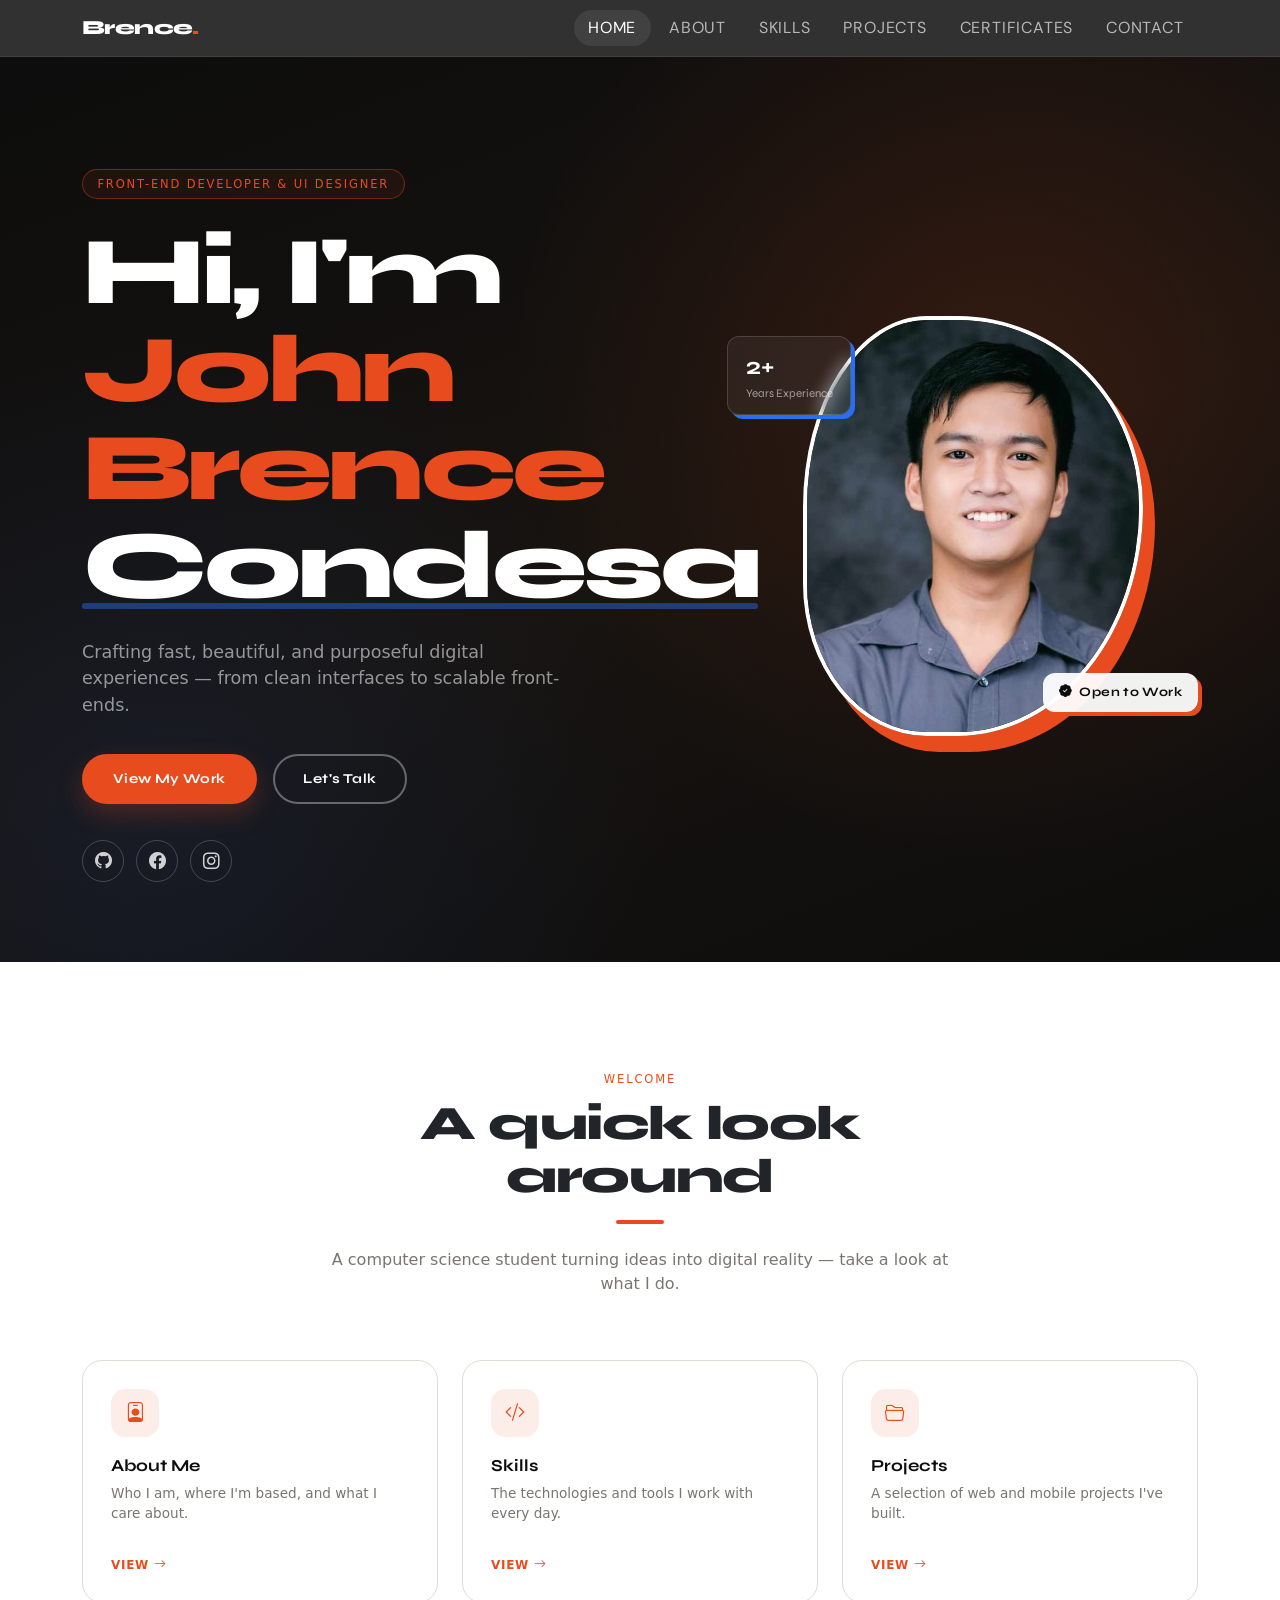
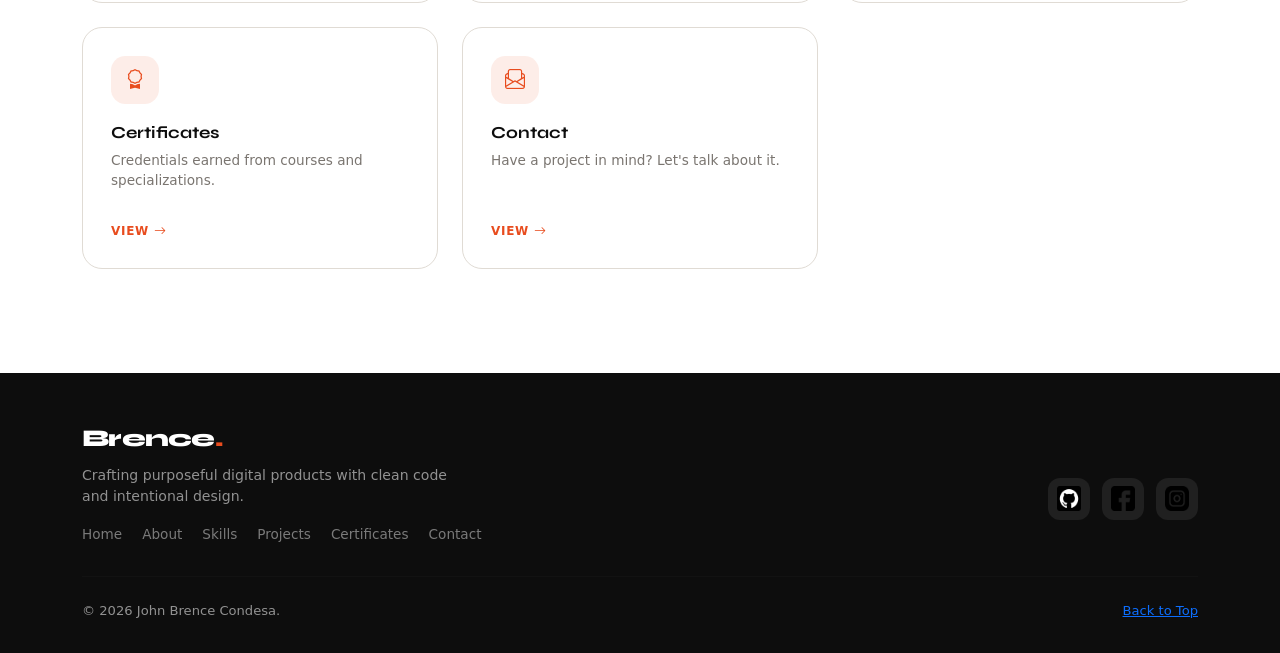
<file: index.html>
<!DOCTYPE html>
<html lang="en">
<head>
  <meta charset="UTF-8" />
  <meta name="viewport" content="width=device-width, initial-scale=1.0"/>
  <title>John Brence Condesa — Portfolio</title>
  <link rel="icon" href="data:image/svg+xml,%3Csvg xmlns='http://www.w3.org/2000/svg' viewBox='0 0 64 64'%3E%3Crect width='64' height='64' rx='14' fill='%230d0d0d'/%3E%3Ccircle cx='32' cy='32' r='16' fill='%23e84c1e'/%3E%3C/svg%3E"/>
  <link rel="stylesheet" href="style.css">
  <link href="https://cdn.jsdelivr.net/npm/bootstrap@5.3.2/dist/css/bootstrap.min.css" rel="stylesheet"/>
  <link href="https://fonts.googleapis.com/css2?family=Syne:wght@400;600;700;800&family=DM+Sans:ital,wght@0,300;0,400;0,500;1,300&display=swap" rel="stylesheet"/>
  <link href="https://cdn.jsdelivr.net/npm/bootstrap-icons@1.11.3/font/bootstrap-icons.css" rel="stylesheet"/>
</head>
<body>

<!-- FADE-IN SPLASH (Home only) -->
<div id="splash" aria-hidden="true">
  <div class="splash-brand">Brence<span>.</span></div>
</div>

<!-- NAVBAR -->
<nav class="navbar navbar-expand-lg">
  <div class="container">
    <a class="navbar-brand" href="index.html">Brence<span>.</span></a>
    <button class="navbar-toggler" type="button" data-bs-toggle="collapse" data-bs-target="#navMenu" aria-label="Toggle navigation">
      <span class="navbar-toggler-icon"></span>
    </button>
    <div class="collapse navbar-collapse justify-content-end" id="navMenu">
      <ul class="navbar-nav gap-1">
        <li class="nav-item"><a class="nav-link active" href="index.html">Home</a></li>
        <li class="nav-item"><a class="nav-link" href="about.html">About</a></li>
        <li class="nav-item"><a class="nav-link" href="skills.html">Skills</a></li>
        <li class="nav-item"><a class="nav-link" href="projects.html">Projects</a></li>
        <li class="nav-item"><a class="nav-link" href="certificates.html">Certificates</a></li>
        <li class="nav-item"><a class="nav-link" href="contact.html">Contact</a></li>
      </ul>
    </div>
  </div>
</nav>

<!-- HERO -->
<section id="home">
  <div class="container position-relative">
    <div class="row align-items-center gy-5">
      <div class="col-lg-7 order-2 order-lg-1">
        <span class="hero-eyebrow">Front-End Developer &amp; UI Designer</span>
        <h1 class="hero-title">
          Hi, I'm<br>
          <span class="accent-text">John Brence</span> <span class="underline-word">Condesa</span>
        </h1>
        <p class="hero-sub">Crafting fast, beautiful, and purposeful digital experiences — from clean interfaces to scalable front-ends.</p>
        <div class="hero-cta">
          <a href="projects.html" class="btn-ink">View My Work</a>
          <a href="contact.html" class="btn-ghost">Let's Talk</a>
        </div>
        <div class="hero-socials">
          <a href="https://github.com/Bitr3e" class="hero-social" target="_blank" aria-label="GitHub"><i class="bi bi-github"></i></a>
          <a href="https://www.facebook.com/share/1CRNe2NVKn/" class="hero-social" target="_blank" aria-label="Facebook"><i class="bi bi-facebook"></i></a>
          <a href="https://www.instagram.com/brnc3r.cons?igsh=b2NleWF5ZXlheWh2" class="hero-social" target="_blank" aria-label="Instagram"><i class="bi bi-instagram"></i></a>
        </div>
      </div>
      <div class="col-lg-5 order-1 order-lg-2">
        <div class="hero-image-wrap">
          <div class="hero-stats">
            <strong>2+</strong>
            Years Experience
          </div>
          <img
            src="images/profile.jpg"
            alt="John Brence Condesa"
            class="hero-avatar"
          />
          <div class="hero-badge">
            <i class="bi bi-patch-check-fill me-1"></i> Open to Work
          </div>
        </div>
      </div>
    </div>
  </div>
</section>

<!-- EXPLORE -->
<section class="home-explore">
  <div class="container">
    <div class="row justify-content-center mb-5 reveal">
      <div class="col-lg-7 text-center">
        <span class="section-tag">Welcome</span>
        <h2 class="section-title mt-2">A quick look around</h2>
        <div class="section-divider mx-auto"></div>
        <p class="section-sub">A computer science student turning ideas into digital reality — take a look at what I do.</p>
      </div>
    </div>
    <div class="row g-4">
      <div class="col-md-6 col-xl-4 reveal">
        <a href="about.html" class="link-card">
          <span class="link-card-icon"><i class="bi bi-person-badge"></i></span>
          <div class="link-card-title">About Me</div>
          <p class="link-card-desc">Who I am, where I'm based, and what I care about.</p>
          <span class="link-card-go">View <i class="bi bi-arrow-right"></i></span>
        </a>
      </div>
      <div class="col-md-6 col-xl-4 reveal">
        <a href="skills.html" class="link-card">
          <span class="link-card-icon"><i class="bi bi-code-slash"></i></span>
          <div class="link-card-title">Skills</div>
          <p class="link-card-desc">The technologies and tools I work with every day.</p>
          <span class="link-card-go">View <i class="bi bi-arrow-right"></i></span>
        </a>
      </div>
      <div class="col-md-6 col-xl-4 reveal">
        <a href="projects.html" class="link-card">
          <span class="link-card-icon"><i class="bi bi-folder2-open"></i></span>
          <div class="link-card-title">Projects</div>
          <p class="link-card-desc">A selection of web and mobile projects I've built.</p>
          <span class="link-card-go">View <i class="bi bi-arrow-right"></i></span>
        </a>
      </div>
      <div class="col-md-6 col-xl-4 reveal">
        <a href="certificates.html" class="link-card">
          <span class="link-card-icon"><i class="bi bi-award"></i></span>
          <div class="link-card-title">Certificates</div>
          <p class="link-card-desc">Credentials earned from courses and specializations.</p>
          <span class="link-card-go">View <i class="bi bi-arrow-right"></i></span>
        </a>
      </div>
      <div class="col-md-6 col-xl-4 reveal">
        <a href="contact.html" class="link-card">
          <span class="link-card-icon"><i class="bi bi-envelope-paper"></i></span>
          <div class="link-card-title">Contact</div>
          <p class="link-card-desc">Have a project in mind? Let's talk about it.</p>
          <span class="link-card-go">View <i class="bi bi-arrow-right"></i></span>
        </a>
      </div>
    </div>
  </div>
</section>

<!-- FOOTER -->
<footer>
  <div class="container">
    <div class="row align-items-center">
      <div class="col-lg-6">
        <div class="footer-brand">Brence<span>.</span></div>
        <p class="footer-about">
          Crafting purposeful digital products with clean code and intentional design.
        </p>
        <nav class="footer-nav">
          <a href="index.html">Home</a>
          <a href="about.html">About</a>
          <a href="skills.html">Skills</a>
          <a href="projects.html">Projects</a>
          <a href="certificates.html">Certificates</a>
          <a href="contact.html">Contact</a>
        </nav>
      </div>
      <div class="col-lg-6 text-lg-end mt-4 mt-lg-0">
        <div class="social-links justify-content-lg-end">
          <a href="https://github.com/Bitr3e" class="social-btn" target="_blank" aria-label="GitHub"><img src="images/github.png" alt="GitHub"></a>
          <a href="https://www.facebook.com/share/1CRNe2NVKn/" class="social-btn" target="_blank" aria-label="Facebook"><img src="images/facebook.png" alt="Facebook"></a>
          <a href="https://www.instagram.com/brnc3r.cons?igsh=b2NleWF5ZXlheWh2" class="social-btn" target="_blank" aria-label="Instagram"><img src="images/instagram.png" alt="Instagram"></a>
        </div>
      </div>
    </div>
    <hr class="footer-divider"/>
    <div class="row align-items-center">
      <div class="col-md-6 footer-copy">
        &copy; 2026 John Brence Condesa.
      </div>
      <div class="col-md-6 text-md-end footer-copy mt-2 mt-md-0">
        <a href="#" onclick="window.scrollTo({top:0,behavior:'smooth'});return false;">Back to Top</a>
      </div>
    </div>
  </div>
</footer>

<script src="https://cdn.jsdelivr.net/npm/bootstrap@5.3.2/dist/js/bootstrap.bundle.min.js"></script>
<script>
  // Splash screen
  window.addEventListener('DOMContentLoaded', () => {
    setTimeout(() => {
      const splash = document.getElementById('splash');
      splash.classList.add('splash-hide');
      setTimeout(() => { splash.remove(); }, 600);
    }, 800);
  });

  // Scroll Reveal
  const reveals = document.querySelectorAll('.reveal');
  const observer = new IntersectionObserver((entries) => {
    entries.forEach((entry, i) => {
      if (entry.isIntersecting) {
        setTimeout(() => entry.target.classList.add('visible'), Math.min(i * 80, 400));
        observer.unobserve(entry.target);
      }
    });
  }, { threshold: 0.1 });
  reveals.forEach(el => observer.observe(el));
</script>
</body>
</html>
</file>
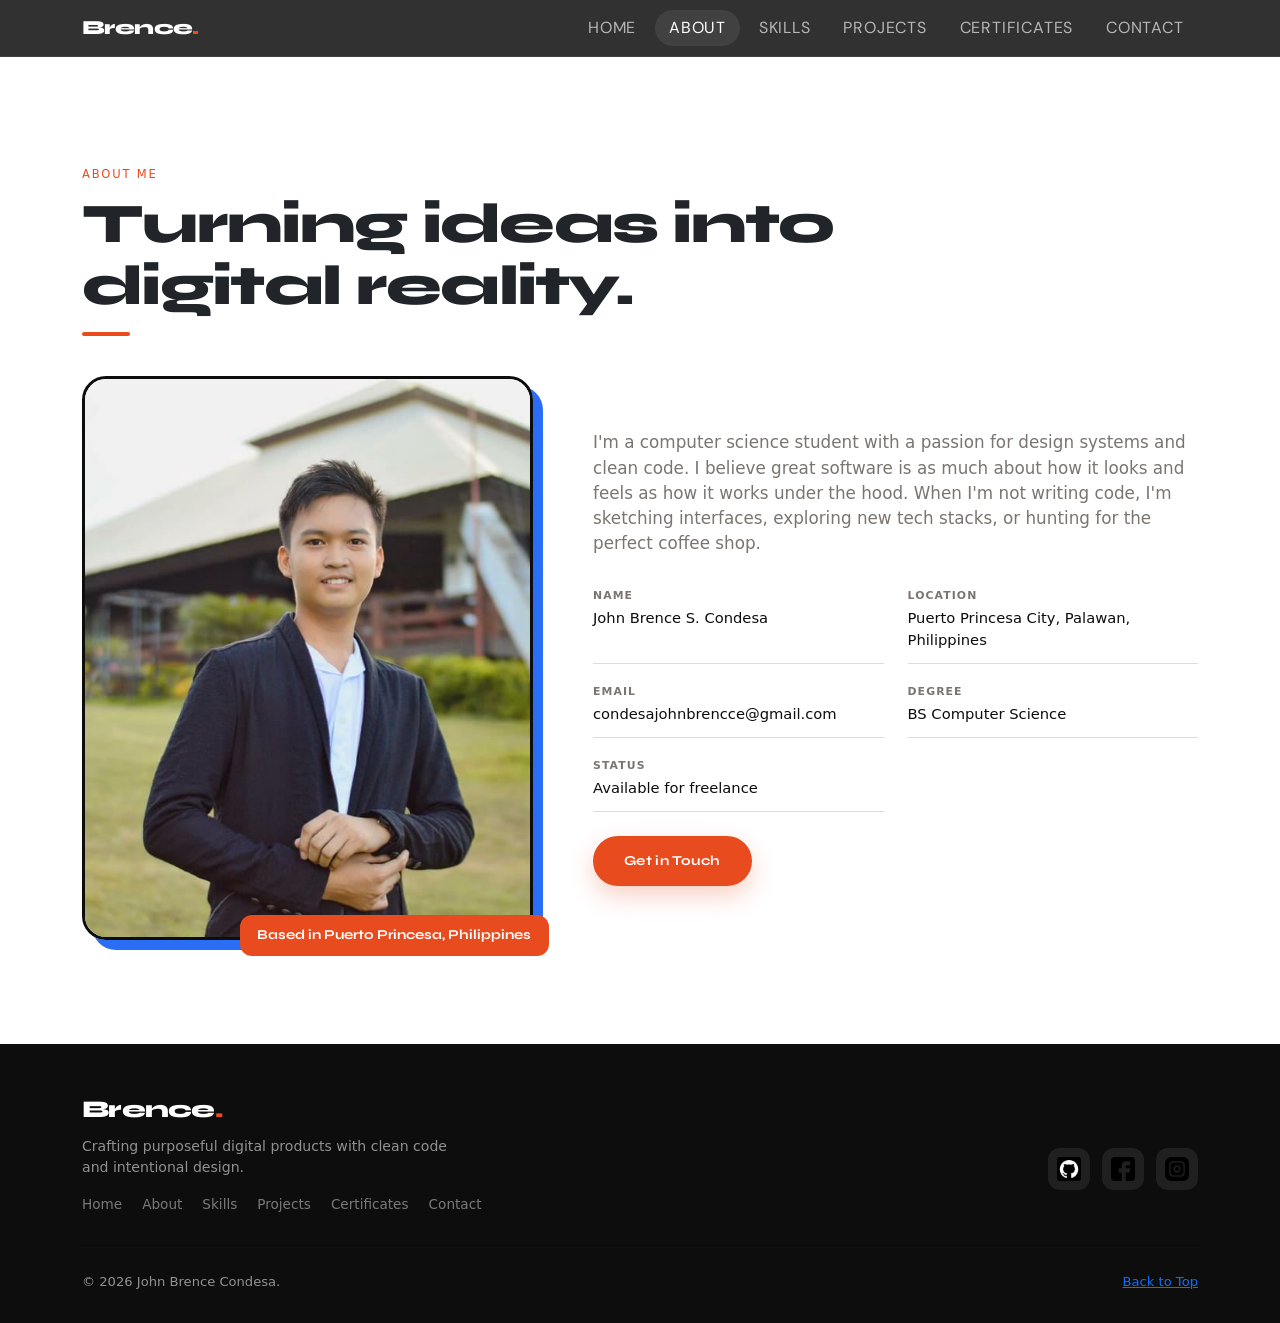
<file: about.html>
<!DOCTYPE html>
<html lang="en">
<head>
  <meta charset="UTF-8" />
  <meta name="viewport" content="width=device-width, initial-scale=1.0"/>
  <title>About — John Brence Condesa</title>
  <link rel="icon" href="data:image/svg+xml,%3Csvg xmlns='http://www.w3.org/2000/svg' viewBox='0 0 64 64'%3E%3Crect width='64' height='64' rx='14' fill='%230d0d0d'/%3E%3Ccircle cx='32' cy='32' r='16' fill='%23e84c1e'/%3E%3C/svg%3E"/>
  <link rel="stylesheet" href="style.css">
  <link href="https://cdn.jsdelivr.net/npm/bootstrap@5.3.2/dist/css/bootstrap.min.css" rel="stylesheet"/>
  <link href="https://fonts.googleapis.com/css2?family=Syne:wght@400;600;700;800&family=DM+Sans:ital,wght@0,300;0,400;0,500;1,300&display=swap" rel="stylesheet"/>
  <link href="https://cdn.jsdelivr.net/npm/bootstrap-icons@1.11.3/font/bootstrap-icons.css" rel="stylesheet"/>
</head>
<body>

<!-- NAVBAR -->
<nav class="navbar navbar-expand-lg">
  <div class="container">
    <a class="navbar-brand" href="index.html">Brence<span>.</span></a>
    <button class="navbar-toggler" type="button" data-bs-toggle="collapse" data-bs-target="#navMenu" aria-label="Toggle navigation">
      <span class="navbar-toggler-icon"></span>
    </button>
    <div class="collapse navbar-collapse justify-content-end" id="navMenu">
      <ul class="navbar-nav gap-1">
        <li class="nav-item"><a class="nav-link" href="index.html">Home</a></li>
        <li class="nav-item"><a class="nav-link active" href="about.html">About</a></li>
        <li class="nav-item"><a class="nav-link" href="skills.html">Skills</a></li>
        <li class="nav-item"><a class="nav-link" href="projects.html">Projects</a></li>
        <li class="nav-item"><a class="nav-link" href="certificates.html">Certificates</a></li>
        <li class="nav-item"><a class="nav-link" href="contact.html">Contact</a></li>
      </ul>
    </div>
  </div>
</nav>

<!-- ABOUT -->
<section id="about">
  <div class="container">
    <div class="page-head reveal">
      <span class="section-tag">About Me</span>
      <h1 class="page-title mt-2">Turning ideas into<br>digital reality.</h1>
      <div class="section-divider"></div>
    </div>
    <div class="row align-items-center gy-5">
      <div class="col-lg-5 reveal">
        <div class="about-img-wrap">
          <img
            src="images/p4.jpg"
            alt="About Brence"
            class="about-img"
          />
          <div class="about-chip">Based in Puerto Princesa, Philippines</div>
        </div>
      </div>
      <div class="col-lg-7 ps-lg-5 reveal">
        <p class="about-text mb-4">
          I'm a computer science student with a passion for design systems and clean code. I believe great software is as much about how it looks and feels as how it works under the hood. When I'm not writing code, I'm sketching interfaces, exploring new tech stacks, or hunting for the perfect coffee shop.
        </p>
        <ul class="info-list mb-4">
          <li><span>Name</span><span>John Brence S. Condesa</span></li>
          <li><span>Location</span><span>Puerto Princesa City, Palawan, Philippines</span></li>
          <li><span>Email</span><span>condesajohnbrencce@gmail.com</span></li>
          <li><span>Degree</span><span>BS Computer Science</span></li>
          <li><span>Status</span><span class="status-on">Available for freelance</span></li>
        </ul>
        <div class="hero-cta">
          <a href="contact.html" class="btn-ink">Get in Touch</a>
          <a href="skills.html" class="btn-ghost">My Skills</a>
        </div>
      </div>
    </div>
  </div>
</section>

<!-- FOOTER -->
<footer>
  <div class="container">
    <div class="row align-items-center">
      <div class="col-lg-6">
        <div class="footer-brand">Brence<span>.</span></div>
        <p class="footer-about">
          Crafting purposeful digital products with clean code and intentional design.
        </p>
        <nav class="footer-nav">
          <a href="index.html">Home</a>
          <a href="about.html">About</a>
          <a href="skills.html">Skills</a>
          <a href="projects.html">Projects</a>
          <a href="certificates.html">Certificates</a>
          <a href="contact.html">Contact</a>
        </nav>
      </div>
      <div class="col-lg-6 text-lg-end mt-4 mt-lg-0">
        <div class="social-links justify-content-lg-end">
          <a href="https://github.com/Bitr3e" class="social-btn" target="_blank" aria-label="GitHub"><img src="images/github.png" alt="GitHub"></a>
          <a href="https://www.facebook.com/share/1CRNe2NVKn/" class="social-btn" target="_blank" aria-label="Facebook"><img src="images/facebook.png" alt="Facebook"></a>
          <a href="https://www.instagram.com/brnc3r.cons?igsh=b2NleWF5ZXlheWh2" class="social-btn" target="_blank" aria-label="Instagram"><img src="images/instagram.png" alt="Instagram"></a>
        </div>
      </div>
    </div>
    <hr class="footer-divider"/>
    <div class="row align-items-center">
      <div class="col-md-6 footer-copy">
        &copy; 2026 John Brence Condesa.
      </div>
      <div class="col-md-6 text-md-end footer-copy mt-2 mt-md-0">
        <a href="#" onclick="window.scrollTo({top:0,behavior:'smooth'});return false;">Back to Top</a>
      </div>
    </div>
  </div>
</footer>

<script src="https://cdn.jsdelivr.net/npm/bootstrap@5.3.2/dist/js/bootstrap.bundle.min.js"></script>
<script>
  // Scroll Reveal
  const reveals = document.querySelectorAll('.reveal');
  const observer = new IntersectionObserver((entries) => {
    entries.forEach((entry, i) => {
      if (entry.isIntersecting) {
        setTimeout(() => entry.target.classList.add('visible'), Math.min(i * 80, 400));
        observer.unobserve(entry.target);
      }
    });
  }, { threshold: 0.1 });
  reveals.forEach(el => observer.observe(el));
</script>
</body>
</html>
</file>
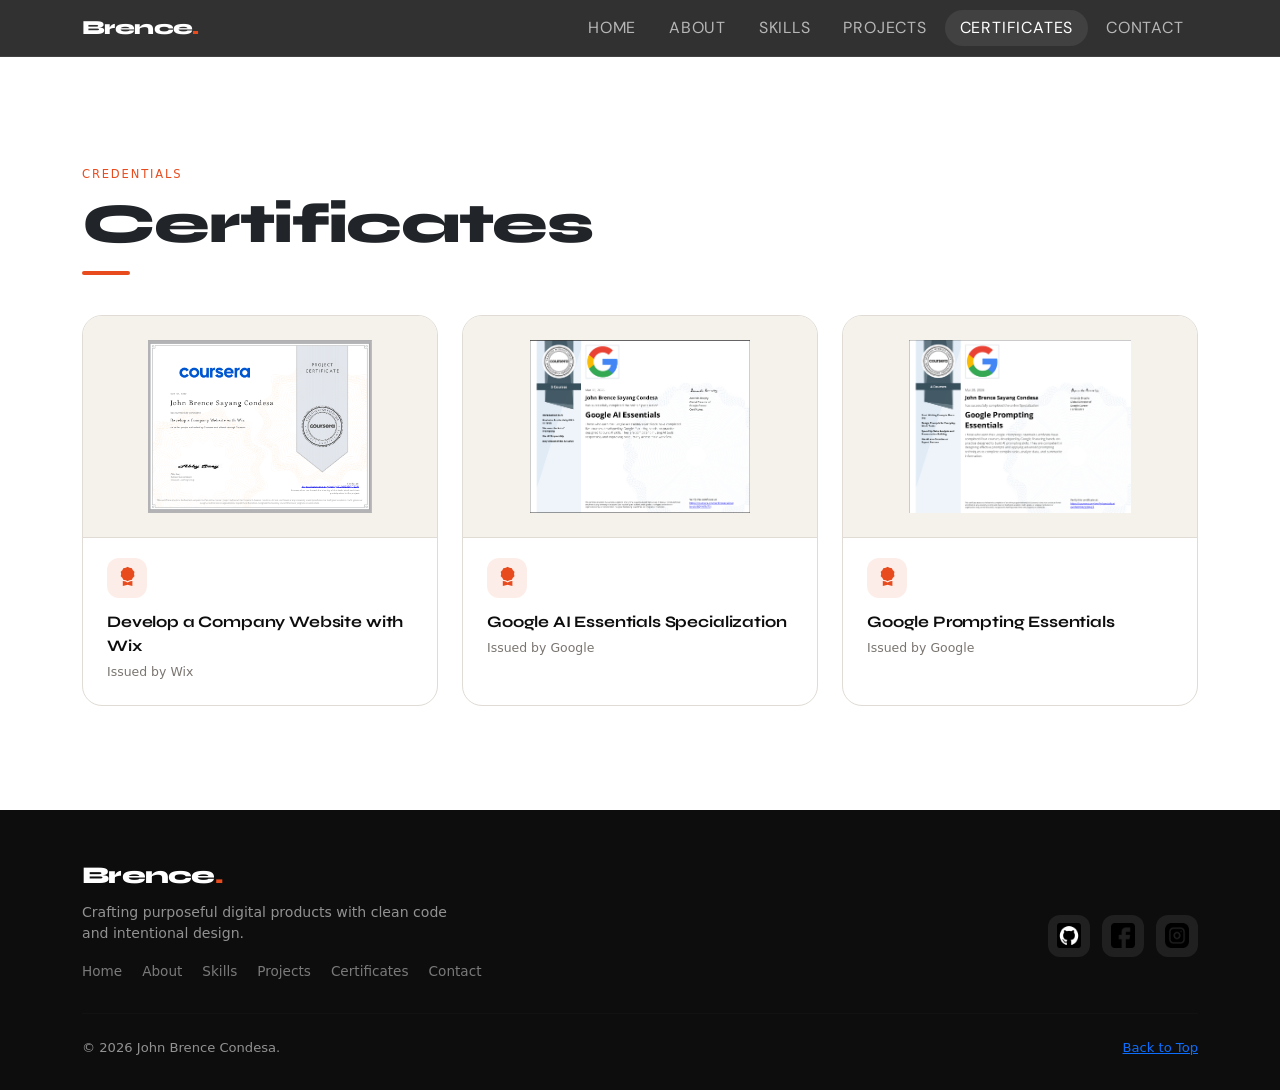
<file: certificates.html>
<!DOCTYPE html>
<html lang="en">
<head>
  <meta charset="UTF-8" />
  <meta name="viewport" content="width=device-width, initial-scale=1.0"/>
  <title>Certificates — John Brence Condesa</title>
  <link rel="icon" href="data:image/svg+xml,%3Csvg xmlns='http://www.w3.org/2000/svg' viewBox='0 0 64 64'%3E%3Crect width='64' height='64' rx='14' fill='%230d0d0d'/%3E%3Ccircle cx='32' cy='32' r='16' fill='%23e84c1e'/%3E%3C/svg%3E"/>
  <link rel="stylesheet" href="style.css">
  <link href="https://cdn.jsdelivr.net/npm/bootstrap@5.3.2/dist/css/bootstrap.min.css" rel="stylesheet"/>
  <link href="https://fonts.googleapis.com/css2?family=Syne:wght@400;600;700;800&family=DM+Sans:ital,wght@0,300;0,400;0,500;1,300&display=swap" rel="stylesheet"/>
  <link href="https://cdn.jsdelivr.net/npm/bootstrap-icons@1.11.3/font/bootstrap-icons.css" rel="stylesheet"/>
</head>
<body>

<!-- NAVBAR -->
<nav class="navbar navbar-expand-lg">
  <div class="container">
    <a class="navbar-brand" href="index.html">Brence<span>.</span></a>
    <button class="navbar-toggler" type="button" data-bs-toggle="collapse" data-bs-target="#navMenu" aria-label="Toggle navigation">
      <span class="navbar-toggler-icon"></span>
    </button>
    <div class="collapse navbar-collapse justify-content-end" id="navMenu">
      <ul class="navbar-nav gap-1">
        <li class="nav-item"><a class="nav-link" href="index.html">Home</a></li>
        <li class="nav-item"><a class="nav-link" href="about.html">About</a></li>
        <li class="nav-item"><a class="nav-link" href="skills.html">Skills</a></li>
        <li class="nav-item"><a class="nav-link" href="projects.html">Projects</a></li>
        <li class="nav-item"><a class="nav-link active" href="certificates.html">Certificates</a></li>
        <li class="nav-item"><a class="nav-link" href="contact.html">Contact</a></li>
      </ul>
    </div>
  </div>
</nav>

<!-- CERTIFICATES -->
<section id="certificates">
  <div class="container">
    <div class="page-head reveal">
      <span class="section-tag">Credentials</span>
      <h1 class="page-title mt-2">Certificates</h1>
      <div class="section-divider"></div>
    </div>
    <div class="row g-4">
      <div class="col-md-6 col-xl-4 reveal">
        <div class="cert-card">
          <div class="cert-thumb"><img src="images/c1.png" alt="Develop a Company Website with Wix"></div>
          <div class="cert-body">
            <span class="cert-award"><i class="bi bi-award-fill"></i></span>
            <div class="cert-title">Develop a Company Website with Wix</div>
            <div class="cert-meta">Issued by Wix</div>
          </div>
        </div>
      </div>
      <div class="col-md-6 col-xl-4 reveal">
        <div class="cert-card">
          <div class="cert-thumb"><img src="images/c2.png" alt="Google AI Essentials"></div>
          <div class="cert-body">
            <span class="cert-award"><i class="bi bi-award-fill"></i></span>
            <div class="cert-title">Google AI Essentials Specialization</div>
            <div class="cert-meta">Issued by Google</div>
          </div>
        </div>
      </div>
      <div class="col-md-6 col-xl-4 reveal">
        <div class="cert-card">
          <div class="cert-thumb"><img src="images/c3.png" alt="Google Prompting Essentials"></div>
          <div class="cert-body">
            <span class="cert-award"><i class="bi bi-award-fill"></i></span>
            <div class="cert-title">Google Prompting Essentials</div>
            <div class="cert-meta">Issued by Google</div>
          </div>
        </div>
      </div>
    </div>
  </div>
</section>

<!-- FOOTER -->
<footer>
  <div class="container">
    <div class="row align-items-center">
      <div class="col-lg-6">
        <div class="footer-brand">Brence<span>.</span></div>
        <p class="footer-about">
          Crafting purposeful digital products with clean code and intentional design.
        </p>
        <nav class="footer-nav">
          <a href="index.html">Home</a>
          <a href="about.html">About</a>
          <a href="skills.html">Skills</a>
          <a href="projects.html">Projects</a>
          <a href="certificates.html">Certificates</a>
          <a href="contact.html">Contact</a>
        </nav>
      </div>
      <div class="col-lg-6 text-lg-end mt-4 mt-lg-0">
        <div class="social-links justify-content-lg-end">
          <a href="https://github.com/Bitr3e" class="social-btn" target="_blank" aria-label="GitHub"><img src="images/github.png" alt="GitHub"></a>
          <a href="https://www.facebook.com/share/1CRNe2NVKn/" class="social-btn" target="_blank" aria-label="Facebook"><img src="images/facebook.png" alt="Facebook"></a>
          <a href="https://www.instagram.com/brnc3r.cons?igsh=b2NleWF5ZXlheWh2" class="social-btn" target="_blank" aria-label="Instagram"><img src="images/instagram.png" alt="Instagram"></a>
        </div>
      </div>
    </div>
    <hr class="footer-divider"/>
    <div class="row align-items-center">
      <div class="col-md-6 footer-copy">
        &copy; 2026 John Brence Condesa.
      </div>
      <div class="col-md-6 text-md-end footer-copy mt-2 mt-md-0">
        <a href="#" onclick="window.scrollTo({top:0,behavior:'smooth'});return false;">Back to Top</a>
      </div>
    </div>
  </div>
</footer>

<script src="https://cdn.jsdelivr.net/npm/bootstrap@5.3.2/dist/js/bootstrap.bundle.min.js"></script>
<script>
  // Scroll Reveal
  const reveals = document.querySelectorAll('.reveal');
  const observer = new IntersectionObserver((entries) => {
    entries.forEach((entry, i) => {
      if (entry.isIntersecting) {
        setTimeout(() => entry.target.classList.add('visible'), Math.min(i * 80, 400));
        observer.unobserve(entry.target);
      }
    });
  }, { threshold: 0.1 });
  reveals.forEach(el => observer.observe(el));
</script>
</body>
</html>
</file>
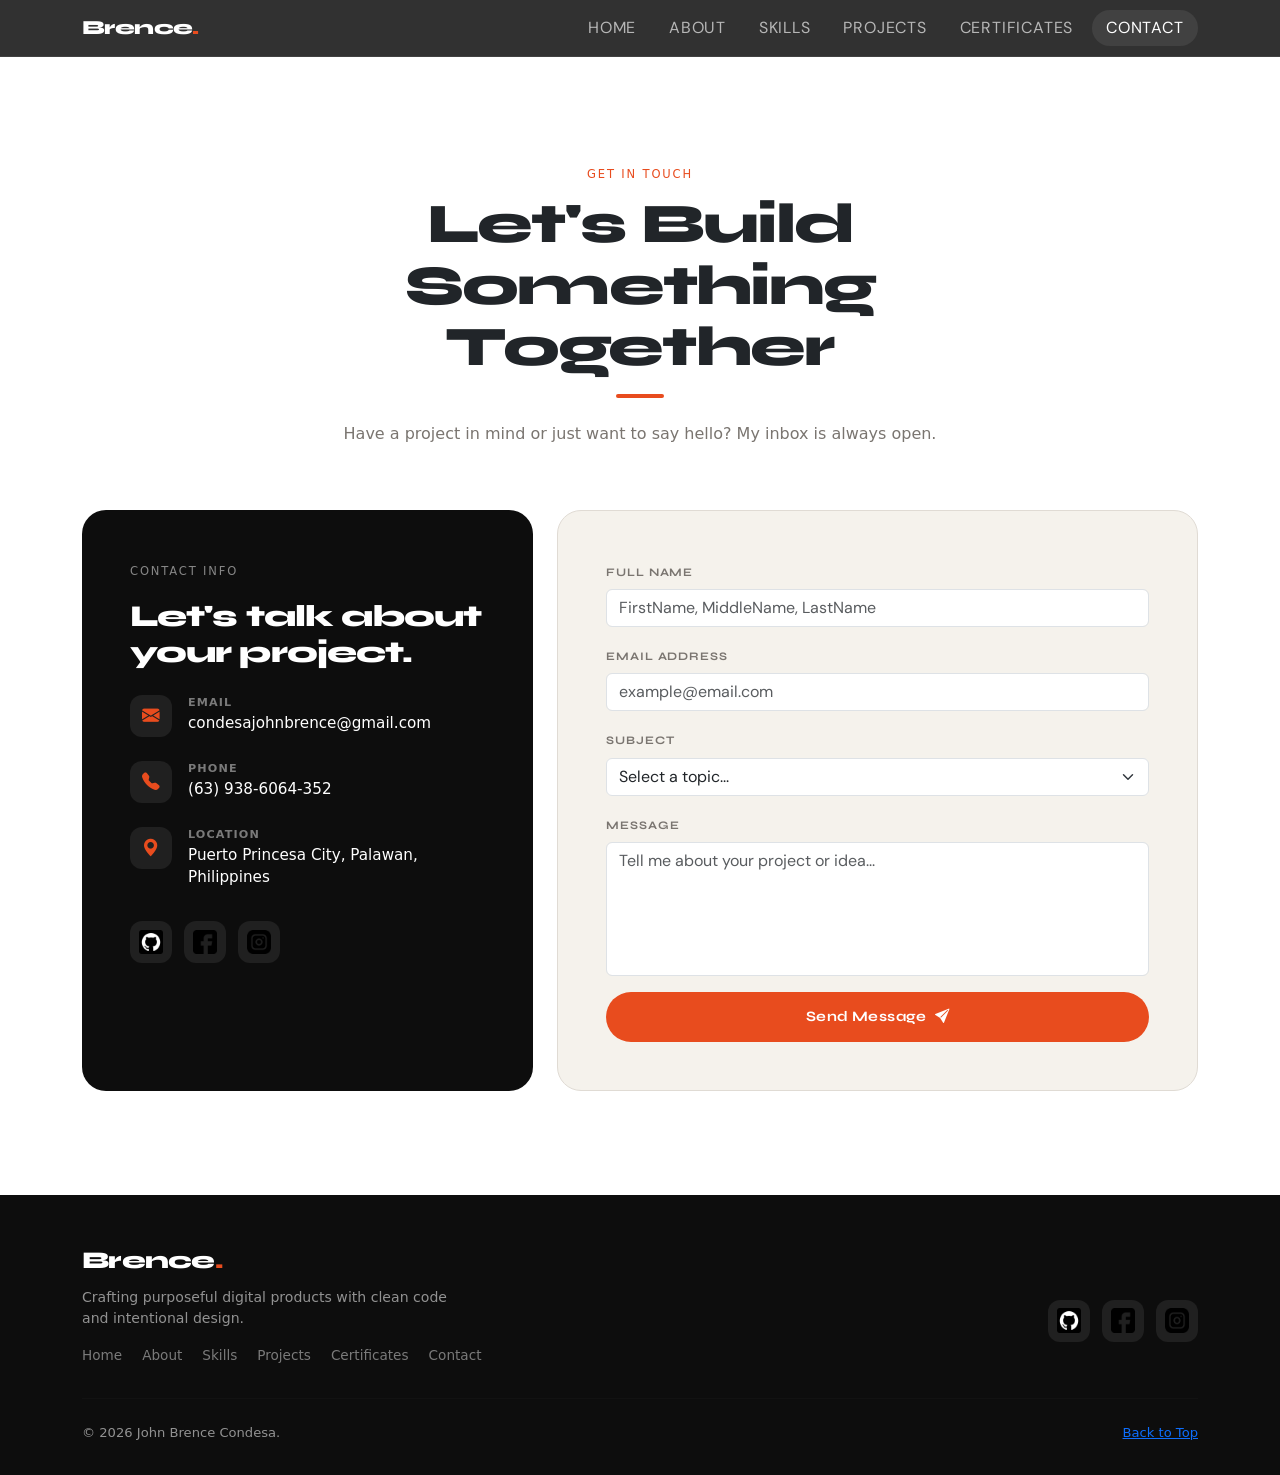
<file: contact.html>
<!DOCTYPE html>
<html lang="en">
<head>
  <meta charset="UTF-8" />
  <meta name="viewport" content="width=device-width, initial-scale=1.0"/>
  <title>Contact — John Brence Condesa</title>
  <link rel="icon" href="data:image/svg+xml,%3Csvg xmlns='http://www.w3.org/2000/svg' viewBox='0 0 64 64'%3E%3Crect width='64' height='64' rx='14' fill='%230d0d0d'/%3E%3Ccircle cx='32' cy='32' r='16' fill='%23e84c1e'/%3E%3C/svg%3E"/>
  <link rel="stylesheet" href="style.css">
  <link href="https://cdn.jsdelivr.net/npm/bootstrap@5.3.2/dist/css/bootstrap.min.css" rel="stylesheet"/>
  <link href="https://fonts.googleapis.com/css2?family=Syne:wght@400;600;700;800&family=DM+Sans:ital,wght@0,300;0,400;0,500;1,300&display=swap" rel="stylesheet"/>
  <link href="https://cdn.jsdelivr.net/npm/bootstrap-icons@1.11.3/font/bootstrap-icons.css" rel="stylesheet"/>
</head>
<body>

<!-- NAVBAR -->
<nav class="navbar navbar-expand-lg">
  <div class="container">
    <a class="navbar-brand" href="index.html">Brence<span>.</span></a>
    <button class="navbar-toggler" type="button" data-bs-toggle="collapse" data-bs-target="#navMenu" aria-label="Toggle navigation">
      <span class="navbar-toggler-icon"></span>
    </button>
    <div class="collapse navbar-collapse justify-content-end" id="navMenu">
      <ul class="navbar-nav gap-1">
        <li class="nav-item"><a class="nav-link" href="index.html">Home</a></li>
        <li class="nav-item"><a class="nav-link" href="about.html">About</a></li>
        <li class="nav-item"><a class="nav-link" href="skills.html">Skills</a></li>
        <li class="nav-item"><a class="nav-link" href="projects.html">Projects</a></li>
        <li class="nav-item"><a class="nav-link" href="certificates.html">Certificates</a></li>
        <li class="nav-item"><a class="nav-link active" href="contact.html">Contact</a></li>
      </ul>
    </div>
  </div>
</nav>

<!-- CONTACT -->
<section id="contact">
  <div class="container">
    <div class="row justify-content-center mb-5 reveal">
      <div class="col-lg-7 text-center">
        <span class="section-tag">Get In Touch</span>
        <h1 class="page-title mt-2">Let's Build Something<br>Together</h1>
        <div class="section-divider mx-auto"></div>
        <p class="section-sub">Have a project in mind or just want to say hello? My inbox is always open.</p>
      </div>
    </div>
    <div class="row g-4 align-items-stretch">
      <div class="col-lg-5 reveal">
        <div class="contact-info-block">
          <span class="section-tag">Contact Info</span>
          <h3 class="mt-3">Let's talk about your project.</h3>
          <div class="contact-item">
            <div class="contact-item-icon"><i class="bi bi-envelope-fill"></i></div>
            <div>
              <div class="contact-item-label">Email</div>
              <div class="contact-item-value">condesajohnbrence@gmail.com</div>
            </div>
          </div>
          <div class="contact-item">
            <div class="contact-item-icon"><i class="bi bi-telephone-fill"></i></div>
            <div>
              <div class="contact-item-label">Phone</div>
              <div class="contact-item-value">(63) 938-6064-352</div>
            </div>
          </div>
          <div class="contact-item">
            <div class="contact-item-icon"><i class="bi bi-geo-alt-fill"></i></div>
            <div>
              <div class="contact-item-label">Location</div>
              <div class="contact-item-value">Puerto Princesa City, Palawan, Philippines</div>
            </div>
          </div>
          <div class="social-links">
            <a href="https://github.com/Bitr3e" class="social-btn" target="_blank" aria-label="GitHub"><img src="images/github.png" alt="GitHub"></a>
            <a href="https://www.facebook.com/share/1CRNe2NVKn/" class="social-btn" target="_blank" aria-label="Facebook"><img src="images/facebook.png" alt="Facebook"></a>
            <a href="https://www.instagram.com/brnc3r.cons?igsh=b2NleWF5ZXlheWh2" class="social-btn" target="_blank" aria-label="Instagram"><img src="images/instagram.png" alt="Instagram"></a>
          </div>
        </div>
      </div>
      <div class="col-lg-7 reveal">
        <div class="contact-form-wrap">
          <form id="contactForm">
            <div class="row g-3">
              <div class="col-12">
                <label class="form-label" for="cfName">Full Name</label>
                <input type="text" class="form-control" id="cfName" name="name" placeholder="FirstName, MiddleName, LastName" required>
              </div>
              <div class="col-12">
                <label class="form-label" for="cfEmail">Email Address</label>
                <input type="email" class="form-control" id="cfEmail" name="email" placeholder="example@email.com" required>
              </div>
              <div class="col-12">
                <label class="form-label" for="cfSubject">Subject</label>
                <select class="form-select" id="cfSubject" name="subject">
                  <option selected disabled>Select a topic...</option>
                  <option>Freelance Project</option>
                  <option>Full-time Opportunity</option>
                  <option>Collaboration</option>
                  <option>Just Saying Hi</option>
                </select>
              </div>
              <div class="col-12">
                <label class="form-label" for="cfMessage">Message</label>
                <textarea class="form-control" id="cfMessage" name="message" rows="5" placeholder="Tell me about your project or idea..." required></textarea>
              </div>
              <div class="col-12">
                <button type="button" class="btn-submit" id="submitBtn">
                  Send Message <i class="bi bi-send-fill"></i>
                </button>
              </div>
            </div>
          </form>
        </div>
      </div>
    </div>
  </div>
</section>

<!-- FOOTER -->
<footer>
  <div class="container">
    <div class="row align-items-center">
      <div class="col-lg-6">
        <div class="footer-brand">Brence<span>.</span></div>
        <p class="footer-about">
          Crafting purposeful digital products with clean code and intentional design.
        </p>
        <nav class="footer-nav">
          <a href="index.html">Home</a>
          <a href="about.html">About</a>
          <a href="skills.html">Skills</a>
          <a href="projects.html">Projects</a>
          <a href="certificates.html">Certificates</a>
          <a href="contact.html">Contact</a>
        </nav>
      </div>
      <div class="col-lg-6 text-lg-end mt-4 mt-lg-0">
        <div class="social-links justify-content-lg-end">
          <a href="https://github.com/Bitr3e" class="social-btn" target="_blank" aria-label="GitHub"><img src="images/github.png" alt="GitHub"></a>
          <a href="https://www.facebook.com/share/1CRNe2NVKn/" class="social-btn" target="_blank" aria-label="Facebook"><img src="images/facebook.png" alt="Facebook"></a>
          <a href="https://www.instagram.com/brnc3r.cons?igsh=b2NleWF5ZXlheWh2" class="social-btn" target="_blank" aria-label="Instagram"><img src="images/instagram.png" alt="Instagram"></a>
        </div>
      </div>
    </div>
    <hr class="footer-divider"/>
    <div class="row align-items-center">
      <div class="col-md-6 footer-copy">
        &copy; 2026 John Brence Condesa.
      </div>
      <div class="col-md-6 text-md-end footer-copy mt-2 mt-md-0">
        <a href="#" onclick="window.scrollTo({top:0,behavior:'smooth'});return false;">Back to Top</a>
      </div>
    </div>
  </div>
</footer>

<script src="https://cdn.jsdelivr.net/npm/bootstrap@5.3.2/dist/js/bootstrap.bundle.min.js"></script>
<script>
  // Scroll Reveal
  const reveals = document.querySelectorAll('.reveal');
  const observer = new IntersectionObserver((entries) => {
    entries.forEach((entry, i) => {
      if (entry.isIntersecting) {
        setTimeout(() => entry.target.classList.add('visible'), Math.min(i * 80, 400));
        observer.unobserve(entry.target);
      }
    });
  }, { threshold: 0.1 });
  reveals.forEach(el => observer.observe(el));

  // Form submit -> compose email
  document.getElementById('submitBtn').addEventListener('click', function () {
    const form = document.getElementById('contactForm');
    const name = form.querySelector('#cfName').value.trim();
    const email = form.querySelector('#cfEmail').value.trim();
    const sel = form.querySelector('#cfSubject').value;
    const subject = sel && sel !== 'Select a topic...' ? sel : 'Portfolio Inquiry';
    const message = form.querySelector('#cfMessage').value.trim();
    if (!name || !email || !message) {
      this.style.background = '#c63e16';
      this.innerHTML = '<i class="bi bi-exclamation-circle-fill"></i> Please fill in all fields';
      setTimeout(() => {
        this.innerHTML = 'Send Message <i class="bi bi-send-fill"></i>';
        this.style.background = '';
      }, 2500);
      return;
    }
    const body = `Name: ${name}\nEmail: ${email}\n\n${message}`;
    const mailto = `mailto:condesajohnbrence@gmail.com?subject=${encodeURIComponent(subject)}&body=${encodeURIComponent(body)}`;
    window.location.href = mailto;
    this.innerHTML = '<i class="bi bi-check-circle-fill"></i> Message Prepared!';
    this.style.background = '#1a8a50';
    setTimeout(() => {
      this.innerHTML = 'Send Message <i class="bi bi-send-fill"></i>';
      this.style.background = '';
    }, 3000);
  });
</script>
</body>
</html>
</file>
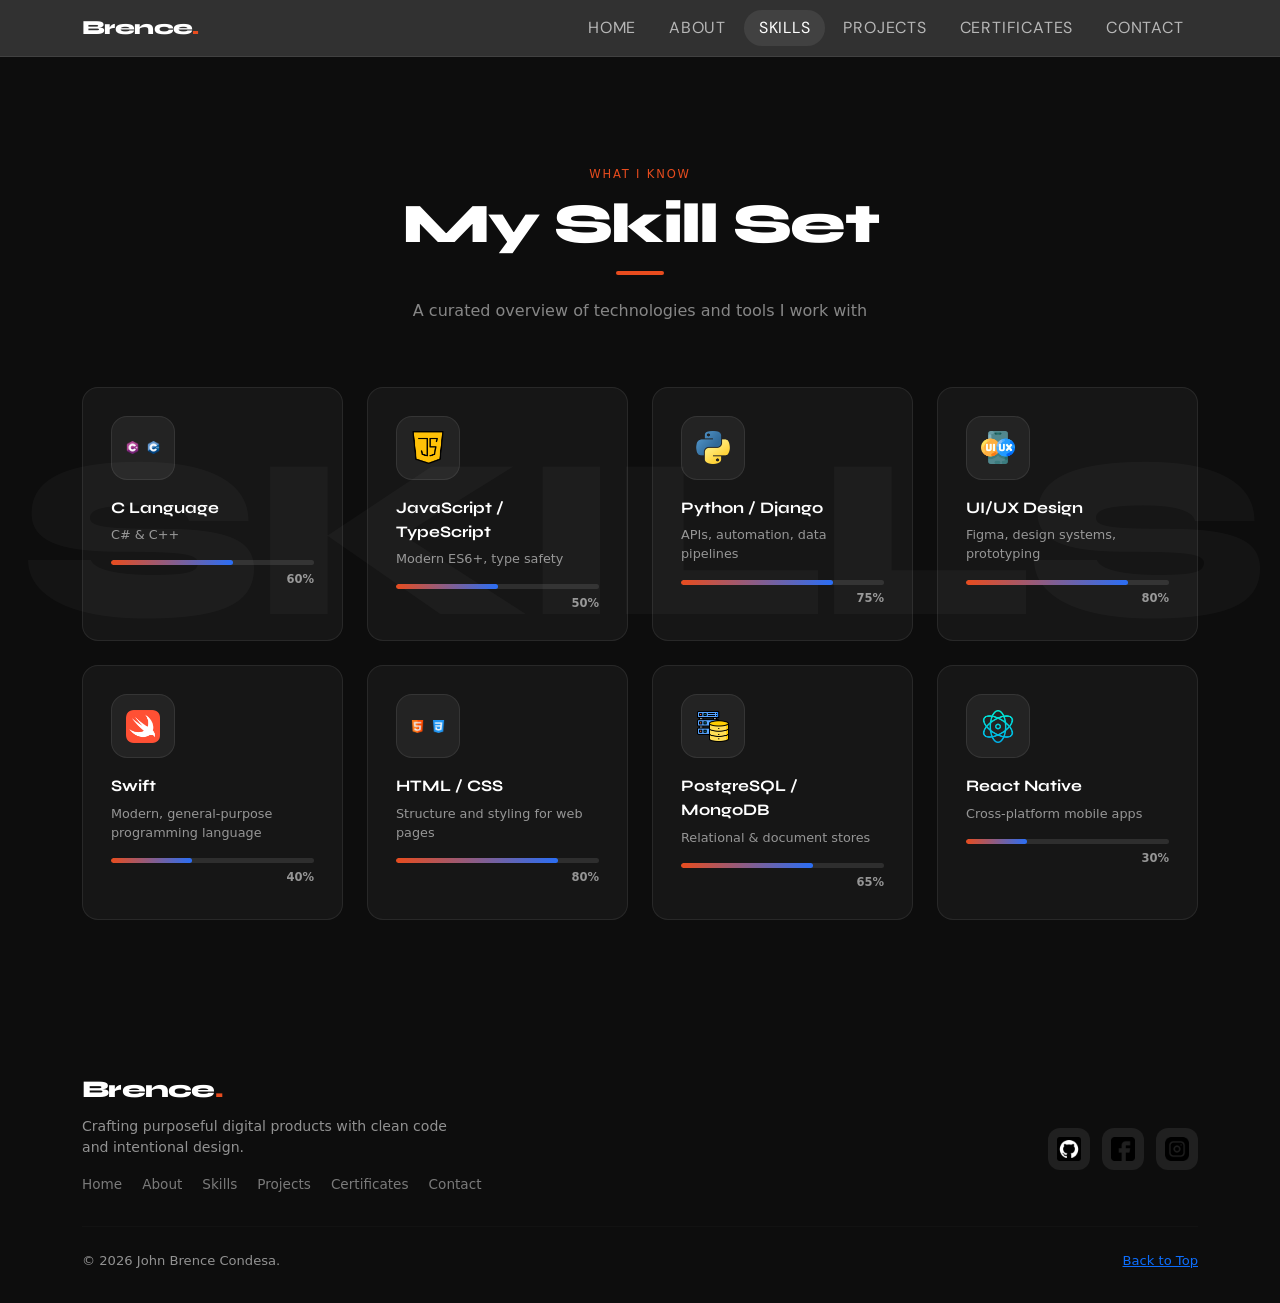
<file: skills.html>
<!DOCTYPE html>
<html lang="en">
<head>
  <meta charset="UTF-8" />
  <meta name="viewport" content="width=device-width, initial-scale=1.0"/>
  <title>Skills — John Brence Condesa</title>
  <link rel="icon" href="data:image/svg+xml,%3Csvg xmlns='http://www.w3.org/2000/svg' viewBox='0 0 64 64'%3E%3Crect width='64' height='64' rx='14' fill='%230d0d0d'/%3E%3Ccircle cx='32' cy='32' r='16' fill='%23e84c1e'/%3E%3C/svg%3E"/>
  <link rel="stylesheet" href="style.css">
  <link href="https://cdn.jsdelivr.net/npm/bootstrap@5.3.2/dist/css/bootstrap.min.css" rel="stylesheet"/>
  <link href="https://fonts.googleapis.com/css2?family=Syne:wght@400;600;700;800&family=DM+Sans:ital,wght@0,300;0,400;0,500;1,300&display=swap" rel="stylesheet"/>
  <link href="https://cdn.jsdelivr.net/npm/bootstrap-icons@1.11.3/font/bootstrap-icons.css" rel="stylesheet"/>
</head>
<body>

<!-- NAVBAR -->
<nav class="navbar navbar-expand-lg">
  <div class="container">
    <a class="navbar-brand" href="index.html">Brence<span>.</span></a>
    <button class="navbar-toggler" type="button" data-bs-toggle="collapse" data-bs-target="#navMenu" aria-label="Toggle navigation">
      <span class="navbar-toggler-icon"></span>
    </button>
    <div class="collapse navbar-collapse justify-content-end" id="navMenu">
      <ul class="navbar-nav gap-1">
        <li class="nav-item"><a class="nav-link" href="index.html">Home</a></li>
        <li class="nav-item"><a class="nav-link" href="about.html">About</a></li>
        <li class="nav-item"><a class="nav-link active" href="skills.html">Skills</a></li>
        <li class="nav-item"><a class="nav-link" href="projects.html">Projects</a></li>
        <li class="nav-item"><a class="nav-link" href="certificates.html">Certificates</a></li>
        <li class="nav-item"><a class="nav-link" href="contact.html">Contact</a></li>
      </ul>
    </div>
  </div>
</nav>

<!-- SKILLS -->
<section id="skills">
  <div class="container position-relative">
    <div class="row justify-content-center mb-5 reveal">
      <div class="col-lg-7 text-center">
        <span class="section-tag">What I Know</span>
        <h1 class="page-title mt-2">My Skill Set</h1>
        <div class="section-divider mx-auto"></div>
        <p class="section-sub">A curated overview of technologies and tools I work with</p>
      </div>
    </div>
    <div class="row g-4">
      <div class="col-sm-6 col-lg-3 reveal">
        <div class="skill-card">
          <span class="skill-icon"><img src="images/c-sharp.png" alt="C#"><img src="images/c-.png" alt="C++"></span>
          <div class="skill-name">C Language</div>
          <p class="skill-desc">C# &amp; C++</p>
          <div class="skill-bar-track"><div class="skill-bar-fill" data-width="60" style="width:0%"></div></div>
          <div class="skill-pct">60%</div>
        </div>
      </div>
      <div class="col-sm-6 col-lg-3 reveal">
        <div class="skill-card">
          <span class="skill-icon"><img src="images/java-script.png" alt="JavaScript"></span>
          <div class="skill-name">JavaScript / TypeScript</div>
          <p class="skill-desc">Modern ES6+, type safety</p>
          <div class="skill-bar-track"><div class="skill-bar-fill" data-width="50" style="width:0%"></div></div>
          <div class="skill-pct">50%</div>
        </div>
      </div>
      <div class="col-sm-6 col-lg-3 reveal">
        <div class="skill-card">
          <span class="skill-icon"><img src="images/python.png" alt="Python"></span>
          <div class="skill-name">Python / Django</div>
          <p class="skill-desc">APIs, automation, data pipelines</p>
          <div class="skill-bar-track"><div class="skill-bar-fill" data-width="75" style="width:0%"></div></div>
          <div class="skill-pct">75%</div>
        </div>
      </div>
      <div class="col-sm-6 col-lg-3 reveal">
        <div class="skill-card">
          <span class="skill-icon"><img src="images/ui.png" alt="UI/UX"></span>
          <div class="skill-name">UI/UX Design</div>
          <p class="skill-desc">Figma, design systems, prototyping</p>
          <div class="skill-bar-track"><div class="skill-bar-fill" data-width="80" style="width:0%"></div></div>
          <div class="skill-pct">80%</div>
        </div>
      </div>
      <div class="col-sm-6 col-lg-3 reveal">
        <div class="skill-card">
          <span class="skill-icon"><img src="images/swift.png" alt="Swift"></span>
          <div class="skill-name">Swift</div>
          <p class="skill-desc">Modern, general-purpose programming language</p>
          <div class="skill-bar-track"><div class="skill-bar-fill" data-width="40" style="width:0%"></div></div>
          <div class="skill-pct">40%</div>
        </div>
      </div>
      <div class="col-sm-6 col-lg-3 reveal">
        <div class="skill-card">
          <span class="skill-icon"><img src="images/html.png" alt="HTML"><img src="images/css-3.png" alt="CSS"></span>
          <div class="skill-name">HTML / CSS</div>
          <p class="skill-desc">Structure and styling for web pages</p>
          <div class="skill-bar-track"><div class="skill-bar-fill" data-width="80" style="width:0%"></div></div>
          <div class="skill-pct">80%</div>
        </div>
      </div>
      <div class="col-sm-6 col-lg-3 reveal">
        <div class="skill-card">
          <span class="skill-icon"><img src="images/database-storage.png" alt="Databases"></span>
          <div class="skill-name">PostgreSQL / MongoDB</div>
          <p class="skill-desc">Relational &amp; document stores</p>
          <div class="skill-bar-track"><div class="skill-bar-fill" data-width="65" style="width:0%"></div></div>
          <div class="skill-pct">65%</div>
        </div>
      </div>
      <div class="col-sm-6 col-lg-3 reveal">
        <div class="skill-card">
          <span class="skill-icon"><img src="images/physics.png" alt="React Native"></span>
          <div class="skill-name">React Native</div>
          <p class="skill-desc">Cross-platform mobile apps</p>
          <div class="skill-bar-track"><div class="skill-bar-fill" data-width="30" style="width:0%"></div></div>
          <div class="skill-pct">30%</div>
        </div>
      </div>
    </div>
  </div>
</section>

<!-- FOOTER -->
<footer>
  <div class="container">
    <div class="row align-items-center">
      <div class="col-lg-6">
        <div class="footer-brand">Brence<span>.</span></div>
        <p class="footer-about">
          Crafting purposeful digital products with clean code and intentional design.
        </p>
        <nav class="footer-nav">
          <a href="index.html">Home</a>
          <a href="about.html">About</a>
          <a href="skills.html">Skills</a>
          <a href="projects.html">Projects</a>
          <a href="certificates.html">Certificates</a>
          <a href="contact.html">Contact</a>
        </nav>
      </div>
      <div class="col-lg-6 text-lg-end mt-4 mt-lg-0">
        <div class="social-links justify-content-lg-end">
          <a href="https://github.com/Bitr3e" class="social-btn" target="_blank" aria-label="GitHub"><img src="images/github.png" alt="GitHub"></a>
          <a href="https://www.facebook.com/share/1CRNe2NVKn/" class="social-btn" target="_blank" aria-label="Facebook"><img src="images/facebook.png" alt="Facebook"></a>
          <a href="https://www.instagram.com/brnc3r.cons?igsh=b2NleWF5ZXlheWh2" class="social-btn" target="_blank" aria-label="Instagram"><img src="images/instagram.png" alt="Instagram"></a>
        </div>
      </div>
    </div>
    <hr class="footer-divider"/>
    <div class="row align-items-center">
      <div class="col-md-6 footer-copy">
        &copy; 2026 John Brence Condesa.
      </div>
      <div class="col-md-6 text-md-end footer-copy mt-2 mt-md-0">
        <a href="#" onclick="window.scrollTo({top:0,behavior:'smooth'});return false;">Back to Top</a>
      </div>
    </div>
  </div>
</footer>

<script src="https://cdn.jsdelivr.net/npm/bootstrap@5.3.2/dist/js/bootstrap.bundle.min.js"></script>
<script>
  // Scroll Reveal
  const reveals = document.querySelectorAll('.reveal');
  const observer = new IntersectionObserver((entries) => {
    entries.forEach((entry, i) => {
      if (entry.isIntersecting) {
        setTimeout(() => entry.target.classList.add('visible'), Math.min(i * 80, 400));
        observer.unobserve(entry.target);
      }
    });
  }, { threshold: 0.1 });
  reveals.forEach(el => observer.observe(el));

  // Skill bar animation
  const skillBars = document.querySelectorAll('.skill-bar-fill');
  const barObserver = new IntersectionObserver((entries) => {
    entries.forEach(entry => {
      if (entry.isIntersecting) {
        const fill = entry.target;
        const w = fill.getAttribute('data-width');
        setTimeout(() => { fill.style.width = w + '%'; }, 300);
        barObserver.unobserve(fill);
      }
    });
  }, { threshold: 0.2 });
  skillBars.forEach(b => barObserver.observe(b));
</script>
</body>
</html>
</file>
<file: style.css>
:root {
  --ink: #0d0d0d;
  --ink-soft: #161616;
  --paper: #f5f2ec;
  --surface: #ffffff;
  --accent: #e84c1e;
  --accent2: #2a6ef5;
  --muted: #7a7570;
  --border: #e0dbd4;
  --dark-border: rgba(255,255,255,0.08);
  --dark-muted: rgba(255,255,255,0.55);
  --card-bg: #ffffff;
  --shadow: 0 24px 48px rgba(13,13,13,0.08);
}
*, *::before, *::after { box-sizing: border-box; margin: 0; padding: 0; }
html { scroll-behavior: smooth; }
body {
  font-family: 'DM Sans', sans-serif;
  background-color: var(--paper);
  color: var(--ink);
  font-size: 1rem;
  line-height: 1.65;
  overflow-x: hidden;
}
h1,h2,h3,h4,h5,h6 { font-family: 'Syne', sans-serif; }
section[id] { scroll-margin-top: 4.5rem; }

/* SPLASH */
#splash {
  position: fixed;
  inset: 0;
  z-index: 9999;
  background: var(--ink);
  display: flex;
  align-items: center;
  justify-content: center;
  transition: opacity 0.6s ease, visibility 0.6s ease;
}
.splash-brand {
  font-family: 'Syne', sans-serif;
  font-weight: 800;
  font-size: clamp(2rem, 6vw, 3.5rem);
  color: #fff;
  letter-spacing: -0.03em;
  opacity: 0;
  transform: translateY(12px);
  animation: splashIn 0.7s ease forwards;
}
.splash-brand span { color: var(--accent); }
#splash.splash-hide { opacity: 0; visibility: hidden; }
@keyframes splashIn { to { opacity: 1; transform: translateY(0); } }

/* NAVBAR (dark) */
.navbar {
  background: rgba(13,13,13,0.85);
  backdrop-filter: blur(16px);
  -webkit-backdrop-filter: blur(16px);
  border-bottom: 1px solid var(--dark-border);
  padding: 0.9rem 0;
  position: sticky;
  top: 0;
  z-index: 1000;
}
.navbar-brand {
  font-family: 'Syne', sans-serif;
  font-weight: 800;
  font-size: 1.4rem;
  color: #fff !important;
  letter-spacing: -0.03em;
}
.navbar-brand span { color: var(--accent); }
.nav-link {
  font-family: 'DM Sans', sans-serif;
  font-weight: 500;
  font-size: 0.82rem;
  color: rgba(255,255,255,0.65) !important;
  letter-spacing: 0.05em;
  text-transform: uppercase;
  padding: 0.4rem 0.9rem !important;
  border-radius: 2rem;
  transition: color 0.2s, background 0.2s;
}
.nav-link:hover, .nav-link.active {
  color: #fff !important;
  background: rgba(255,255,255,0.08);
}
.navbar-toggler { border: none; padding: 0.3rem 0.6rem; }
.navbar-toggler:focus { box-shadow: none; }
.navbar-toggler-icon {
  background-image: url("data:image/svg+xml,%3csvg xmlns='http://www.w3.org/2000/svg' viewBox='0 0 30 30'%3e%3cpath stroke='rgba(255,255,255,0.7)' stroke-linecap='round' stroke-miterlimit='10' stroke-width='2' d='M4 7h22M4 15h22M4 23h22'/%3e%3c/svg%3e");
}

/* HERO (dark) */
#home {
  min-height: 100svh;
  display: flex;
  align-items: center;
  position: relative;
  background: linear-gradient(160deg, #0d0d0d 0%, #17130f 55%, #0d0d0d 100%);
  color: #fff;
  padding: 7rem 0 5rem;
  overflow: hidden;
}
#home::before {
  content: '';
  position: absolute;
  inset: 0;
  pointer-events: none;
  background:
    radial-gradient(circle at 78% 35%, rgba(232,76,30,0.14), transparent 42%),
    radial-gradient(circle at 12% 85%, rgba(42,110,245,0.10), transparent 38%);
}
.hero-eyebrow {
  display: inline-flex;
  align-items: center;
  gap: 0.5rem;
  font-size: 0.72rem;
  font-weight: 500;
  letter-spacing: 0.16em;
  text-transform: uppercase;
  color: var(--accent);
  border: 1px solid rgba(232,76,30,0.4);
  background: rgba(232,76,30,0.08);
  padding: 0.35rem 0.9rem;
  border-radius: 2rem;
  margin-bottom: 1.5rem;
  animation: fadeUp 0.6s ease both;
}
.hero-title {
  font-size: clamp(3rem, 8vw, 6rem);
  font-weight: 800;
  line-height: 1.02;
  letter-spacing: -0.04em;
  color: #fff;
  animation: fadeUp 0.6s 0.1s ease both;
}
.hero-title .accent-text { color: var(--accent); }
.hero-title .underline-word { position: relative; display: inline-block; }
.hero-title .underline-word::after {
  content: '';
  position: absolute;
  left: 0; bottom: 6px;
  width: 100%; height: 6px;
  background: var(--accent2);
  opacity: 0.45;
  border-radius: 3px;
}
.hero-sub {
  font-size: 1.1rem;
  color: var(--dark-muted);
  max-width: 500px;
  margin: 1.5rem 0 2.25rem;
  font-weight: 300;
  animation: fadeUp 0.6s 0.2s ease both;
}
.hero-cta {
  display: flex;
  gap: 1rem;
  flex-wrap: wrap;
  animation: fadeUp 0.6s 0.3s ease both;
}
.btn-ink {
  background: var(--accent);
  border: 2px solid var(--accent);
  color: #fff !important;
  font-family: 'Syne', sans-serif;
  font-weight: 700;
  font-size: 0.85rem;
  letter-spacing: 0.03em;
  padding: 0.8rem 1.8rem;
  border-radius: 3rem;
  box-shadow: 0 10px 24px rgba(232,76,30,0.25);
  transition: background 0.2s, transform 0.15s, box-shadow 0.2s;
  text-decoration: none;
  display: inline-block;
}
.btn-ink:hover { background: #c63e16; border-color: #c63e16; transform: translateY(-2px); }
.btn-ghost {
  background: transparent;
  border: 2px solid rgba(255,255,255,0.35);
  color: #fff !important;
  font-family: 'Syne', sans-serif;
  font-weight: 700;
  font-size: 0.85rem;
  letter-spacing: 0.03em;
  padding: 0.8rem 1.8rem;
  border-radius: 3rem;
  transition: background 0.2s, color 0.2s, transform 0.15s;
  text-decoration: none;
  display: inline-block;
}
.btn-ghost:hover { background: #fff; color: var(--ink) !important; transform: translateY(-2px); }
.hero-socials {
  display: flex;
  gap: 0.75rem;
  margin-top: 2.25rem;
  animation: fadeUp 0.6s 0.4s ease both;
}
.hero-social {
  width: 42px; height: 42px;
  border-radius: 50%;
  border: 1px solid rgba(255,255,255,0.2);
  display: flex;
  align-items: center;
  justify-content: center;
  color: rgba(255,255,255,0.8);
  font-size: 1.05rem;
  text-decoration: none;
  transition: background 0.2s, color 0.2s, border-color 0.2s, transform 0.15s;
}
.hero-social:hover { background: var(--accent); border-color: var(--accent); color: #fff; transform: translateY(-3px); }
.hero-image-wrap {
  position: relative;
  display: flex;
  justify-content: center;
  animation: fadeUp 0.7s 0.2s ease both;
}
.hero-avatar {
  width: 340px; height: 420px;
  object-fit: cover;
  border-radius: 40% 60% 60% 40% / 50% 50% 60% 40%;
  border: 4px solid #fff;
  box-shadow: 12px 16px 0 var(--accent);
  transition: border-radius 1.2s ease;
}
.hero-avatar:hover { border-radius: 50% 40% 50% 60% / 40% 60% 40% 60%; }
.hero-badge {
  position: absolute;
  bottom: 24px; right: 0;
  background: rgba(255,255,255,0.94);
  color: var(--ink);
  font-family: 'Syne', sans-serif;
  font-size: 0.8rem;
  font-weight: 700;
  padding: 0.6rem 1rem;
  border-radius: 0.75rem;
  letter-spacing: 0.03em;
  box-shadow: 4px 4px 0 var(--accent);
}
.hero-stats {
  position: absolute;
  top: 20px; left: -20px;
  background: rgba(255,255,255,0.06);
  border: 1px solid rgba(255,255,255,0.14);
  backdrop-filter: blur(8px);
  padding: 0.75rem 1.1rem;
  border-radius: 0.75rem;
  font-family: 'Syne', sans-serif;
  font-size: 0.72rem;
  color: var(--dark-muted);
  box-shadow: 4px 4px 0 var(--accent2);
}
.hero-stats strong { display: block; font-size: 1.5rem; color: #fff; }

/* SECTION HEADERS */
.section-tag {
  font-size: 0.72rem;
  font-weight: 500;
  letter-spacing: 0.16em;
  text-transform: uppercase;
  color: var(--accent);
}
.section-title {
  font-family: 'Syne', sans-serif;
  font-size: clamp(2rem, 5vw, 3rem);
  font-weight: 800;
  letter-spacing: -0.03em;
  line-height: 1.1;
}
.section-divider {
  width: 48px; height: 4px;
  background: var(--accent);
  border-radius: 4px;
  margin: 1rem 0 1.5rem;
}
.section-sub { color: var(--muted); font-weight: 300; }
#skills .section-sub { color: rgba(255,255,255,0.5); }
#contact .section-sub { color: var(--muted); }

/* PAGE HEAD (subpages) */
.page-head { margin-bottom: 2.5rem; }
.page-title {
  font-size: clamp(2.5rem, 5vw, 3.5rem);
  font-weight: 800;
  letter-spacing: -0.03em;
  line-height: 1.1;
}

/* HOME EXPLORE */
.home-explore { padding: 6.5rem 0; }
.link-card {
  display: flex;
  flex-direction: column;
  height: 100%;
  background: var(--card-bg);
  border: 1.5px solid var(--border);
  border-radius: 1.25rem;
  padding: 1.75rem;
  color: var(--ink);
  text-decoration: none;
  transition: transform 0.25s, box-shadow 0.25s, border-color 0.25s;
}
.link-card:hover {
  transform: translateY(-6px);
  box-shadow: var(--shadow);
  border-color: var(--ink);
}
.link-card-icon {
  width: 48px; height: 48px;
  border-radius: 0.9rem;
  background: rgba(232,76,30,0.1);
  color: var(--accent);
  display: flex;
  align-items: center;
  justify-content: center;
  font-size: 1.25rem;
  margin-bottom: 1rem;
}
.link-card-title { font-family: 'Syne', sans-serif; font-weight: 700; font-size: 1.05rem; color: var(--ink); }
.link-card-desc { font-size: 0.85rem; color: var(--muted); font-weight: 300; margin-top: 0.3rem; flex-grow: 1; }
.link-card-go { margin-top: 1rem; font-size: 0.75rem; font-weight: 600; letter-spacing: 0.06em; text-transform: uppercase; color: var(--accent); }

/* ABOUT (light) */
#about { padding: 6.5rem 0; }
.about-img-wrap { position: relative; }
.about-img {
  width: 100%;
  border-radius: 1.5rem;
  border: 3px solid var(--ink);
  box-shadow: 10px 10px 0 var(--accent2);
  aspect-ratio: 4/5;
  object-fit: cover;
}
.about-chip {
  position: absolute;
  bottom: -16px; right: -16px;
  background: var(--accent);
  color: #fff;
  font-family: 'Syne', sans-serif;
  font-weight: 700;
  font-size: 0.85rem;
  padding: 0.65rem 1.1rem;
  border-radius: 0.75rem;
}
.about-text { font-size: 1.05rem; color: var(--muted); font-weight: 300; }
.info-list {
  list-style: none;
  padding: 0;
  display: grid;
  grid-template-columns: 1fr 1fr;
  gap: 0.75rem 1.5rem;
}
.info-list li {
  display: flex;
  flex-direction: column;
  gap: 0.15rem;
  padding: 0.5rem 0 0.75rem;
  border-bottom: 1px solid var(--border);
}
.info-list li span:first-child {
  font-size: 0.68rem;
  text-transform: uppercase;
  letter-spacing: 0.1em;
  color: var(--muted);
  font-weight: 600;
}
.info-list li span:last-child { color: var(--ink); font-weight: 500; font-size: 0.92rem; }
.info-list .status-on { color: var(--accent); font-weight: 600; }

/* SKILLS (dark) */
#skills {
  padding: 6.5rem 0;
  background: var(--ink);
  color: #fff;
  position: relative;
  overflow: hidden;
}
#skills::before {
  content: 'SKILLS';
  position: absolute;
  font-family: 'Syne', sans-serif;
  font-size: clamp(8rem, 18vw, 16rem);
  font-weight: 800;
  color: rgba(255,255,255,0.03);
  letter-spacing: -0.04em;
  top: 50%; left: 50%;
  transform: translate(-50%,-50%);
  white-space: nowrap;
  pointer-events: none;
}
#skills .section-tag { color: var(--accent); }
#skills .section-title { color: #fff; }
#skills .section-divider { background: var(--accent); }
.skill-card {
  background: rgba(255,255,255,0.04);
  border: 1px solid var(--dark-border);
  border-radius: 1rem;
  padding: 1.75rem;
  height: 100%;
  transition: background 0.25s, transform 0.25s, border-color 0.25s;
}
.skill-card:hover {
  background: rgba(255,255,255,0.07);
  border-color: rgba(255,255,255,0.18);
  transform: translateY(-6px);
}
.skill-icon {
  width: 64px; height: 64px;
  padding: 0.9rem;
  display: flex;
  align-items: center;
  justify-content: center;
  gap: 0.5rem;
  background: rgba(255,255,255,0.06);
  border: 1px solid var(--dark-border);
  border-radius: 1rem;
  margin-bottom: 1rem;
}
.skill-icon img { flex: 1; min-width: 0; height: auto; object-fit: contain; }
.skill-name { font-family: 'Syne', sans-serif; font-weight: 700; font-size: 1rem; color: #fff; margin-bottom: 0.35rem; }
.skill-desc { font-size: 0.8rem; color: var(--dark-muted); font-weight: 300; margin-bottom: 1rem; }
.skill-bar-track { height: 5px; background: rgba(255,255,255,0.1); border-radius: 6px; overflow: hidden; }
.skill-bar-fill { height: 100%; border-radius: 6px; background: linear-gradient(90deg, var(--accent), var(--accent2)); transition: width 1.2s cubic-bezier(0.16,1,0.3,1); }
.skill-pct { font-size: 0.72rem; color: var(--dark-muted); font-weight: 600; margin-top: 0.35rem; text-align: right; }

/* PROJECTS (light) */
#projects { padding: 6.5rem 0; }
.project-card {
  background: var(--card-bg);
  border: 1.5px solid var(--border);
  border-radius: 1.25rem;
  overflow: hidden;
  transition: transform 0.25s, box-shadow 0.25s;
  height: 100%;
}
.project-card:hover { transform: translateY(-8px); box-shadow: var(--shadow); }
.project-thumb-placeholder {
  aspect-ratio: 16/10;
  width: 100%;
  display: flex;
  align-items: center;
  justify-content: center;
  background: #fff;
  padding: 1rem;
}
.project-thumb-placeholder img { width: 100%; height: 100%; object-fit: contain; }
.project-body { padding: 1.5rem; }
.project-tags { display: flex; flex-wrap: wrap; gap: 0.4rem; margin-bottom: 0.75rem; }
.project-tag {
  font-size: 0.68rem; font-weight: 600; letter-spacing: 0.06em; text-transform: uppercase;
  color: var(--accent2); background: rgba(42,110,245,0.08); padding: 0.25rem 0.65rem; border-radius: 2rem;
}
.project-title { font-family: 'Syne', sans-serif; font-weight: 700; font-size: 1.1rem; color: var(--ink); margin-bottom: 0.5rem; letter-spacing: -0.02em; }
.project-desc { font-size: 0.88rem; color: var(--muted); font-weight: 300; margin-bottom: 1.25rem; line-height: 1.6; }
.project-links { display: flex; gap: 0.75rem; }
.btn-project {
  font-family: 'Syne', sans-serif; font-weight: 700; font-size: 0.78rem; letter-spacing: 0.03em;
  padding: 0.5rem 1.1rem; border-radius: 2rem; transition: background 0.2s, color 0.2s, transform 0.15s;
  display: inline-flex; align-items: center; gap: 0.4rem; text-decoration: none;
}
.btn-project-ghost { background: transparent; color: var(--ink) !important; border: 1.5px solid var(--border); }
.btn-project-ghost:hover { border-color: var(--ink); transform: translateY(-1px); }

/* CERTIFICATES (light) */
#certificates { padding: 6.5rem 0; }
.cert-card {
  background: var(--card-bg);
  border: 1.5px solid var(--border);
  border-radius: 1.25rem;
  overflow: hidden;
  transition: transform 0.25s, box-shadow 0.25s;
  height: 100%;
}
.cert-card:hover { transform: translateY(-6px); box-shadow: var(--shadow); }
.cert-thumb {
  aspect-ratio: 16/10;
  display: flex;
  align-items: center;
  justify-content: center;
  padding: 1.5rem;
  background: var(--paper);
}
.cert-thumb img { width: 100%; height: 100%; object-fit: contain; }
.cert-body { padding: 1.25rem 1.5rem 1.5rem; border-top: 1px solid var(--border); }
.cert-award {
  display: inline-flex;
  align-items: center;
  justify-content: center;
  width: 40px; height: 40px;
  border-radius: 0.75rem;
  background: rgba(232,76,30,0.1);
  color: var(--accent);
  font-size: 1.2rem;
  margin-bottom: 0.75rem;
}
.cert-title { font-family: 'Syne', sans-serif; font-weight: 700; font-size: 1rem; color: var(--ink); letter-spacing: -0.01em; }
.cert-meta { font-size: 0.78rem; color: var(--muted); margin-top: 0.3rem; }

/* CONTACT (light) */
#contact { padding: 6.5rem 0; background: #fff; }
.contact-info-block { background: var(--ink); color: #fff; border-radius: 1.5rem; padding: 3rem; height: 100%; }
.contact-info-block .section-tag { color: rgba(255,255,255,0.5); }
.contact-info-block h3 { font-family: 'Syne', sans-serif; font-size: 1.9rem; font-weight: 800; color: #fff; margin-bottom: 1.5rem; letter-spacing: -0.03em; }
.contact-item { display: flex; gap: 1rem; align-items: flex-start; margin-bottom: 1.5rem; }
.contact-item-icon {
  width: 42px; height: 42px; min-width: 42px;
  border-radius: 0.75rem; background: rgba(255,255,255,0.08);
  display: flex; align-items: center; justify-content: center; font-size: 1.1rem;
}
.contact-item-icon i { color: var(--accent); }
.contact-item-label { font-size: 0.7rem; font-weight: 600; letter-spacing: 0.1em; text-transform: uppercase; color: rgba(255,255,255,0.45); }
.contact-item-value { font-size: 0.95rem; color: #fff; font-weight: 400; }
.social-links { display: flex; gap: 0.75rem; margin-top: 2rem; }
.social-btn {
  width: 42px; height: 42px; border-radius: 0.75rem;
  background: rgba(255,255,255,0.08);
  display: flex; align-items: center; justify-content: center;
  padding: 0.55rem;
  color: #fff; font-size: 1.1rem; text-decoration: none;
  transition: background 0.2s, transform 0.15s;
}
.social-btn img { width: 100%; height: 100%; object-fit: contain; }
.social-btn:hover { background: var(--accent); color: #fff; transform: translateY(-3px); }
.contact-form-wrap { padding: 3rem; background: var(--paper); border-radius: 1.5rem; border: 1.5px solid var(--border); }
.form-label { font-family: 'Syne', sans-serif; font-weight: 700; font-size: 0.72rem; letter-spacing: 0.08em; text-transform: uppercase; color: var(--muted); margin-bottom: 0.45rem; }
.form-control, .form-select {
  background: #fff; border: 1.5px solid var(--border); border-radius: 0.75rem;
  padding: 0.75rem 1rem; font-family: 'DM Sans', sans-serif; font-size: 0.95rem; color: var(--ink);
  transition: border-color 0.2s, box-shadow 0.2s;
}
.form-control:focus, .form-select:focus { border-color: var(--accent2); box-shadow: 0 0 0 3px rgba(42,110,245,0.12); background: #fff; color: var(--ink); }
.form-control::placeholder { color: #bbb; }
textarea.form-control { resize: none; }
.btn-submit {
  background: var(--accent); color: #fff !important;
  font-family: 'Syne', sans-serif; font-weight: 700; font-size: 0.9rem; letter-spacing: 0.03em;
  padding: 0.9rem 2.5rem; border-radius: 3rem; border: none; width: 100%;
  transition: background 0.2s, transform 0.15s;
  display: flex; align-items: center; justify-content: center; gap: 0.5rem;
  cursor: pointer;
}
.btn-submit:hover { background: #c63e16; transform: translateY(-2px); }

/* FOOTER (dark) */
footer { background: var(--ink); color: rgba(255,255,255,0.55); padding: 3rem 0 2rem; }
.footer-brand { font-family: 'Syne', sans-serif; font-weight: 800; font-size: 1.5rem; color: #fff; letter-spacing: -0.03em; }
.footer-brand span { color: var(--accent); }
.footer-about { font-size: 0.88rem; margin-top: 0.5rem; max-width: 380px; }
.footer-nav { display: flex; flex-wrap: wrap; gap: 1.25rem; margin-top: 1rem; }
.footer-nav a { font-size: 0.85rem; color: rgba(255,255,255,0.45); text-decoration: none; transition: color 0.2s; }
.footer-nav a:hover { color: #fff; }
.footer-divider { border-color: rgba(255,255,255,0.08); margin: 2rem 0 1.5rem; }
.footer-copy { font-size: 0.82rem; }

/* ANIMATIONS */
@keyframes fadeUp { from { opacity: 0; transform: translateY(30px); } to { opacity: 1; transform: translateY(0); } }
.reveal { opacity: 0; transform: translateY(30px); transition: opacity 0.65s ease, transform 0.65s ease; }
.reveal.visible { opacity: 1; transform: translateY(0); }

@media (max-width: 768px) {
  .hero-avatar { width: 260px; height: 320px; }
  .hero-stats { left: 0; top: -10px; }
  .info-list { grid-template-columns: 1fr; }
  .contact-info-block, .contact-form-wrap { padding: 2rem 1.5rem; }
  #skills::before { display: none; }
}
@media (max-width: 576px) {
  .hero-cta { flex-direction: column; }
}
</file>
